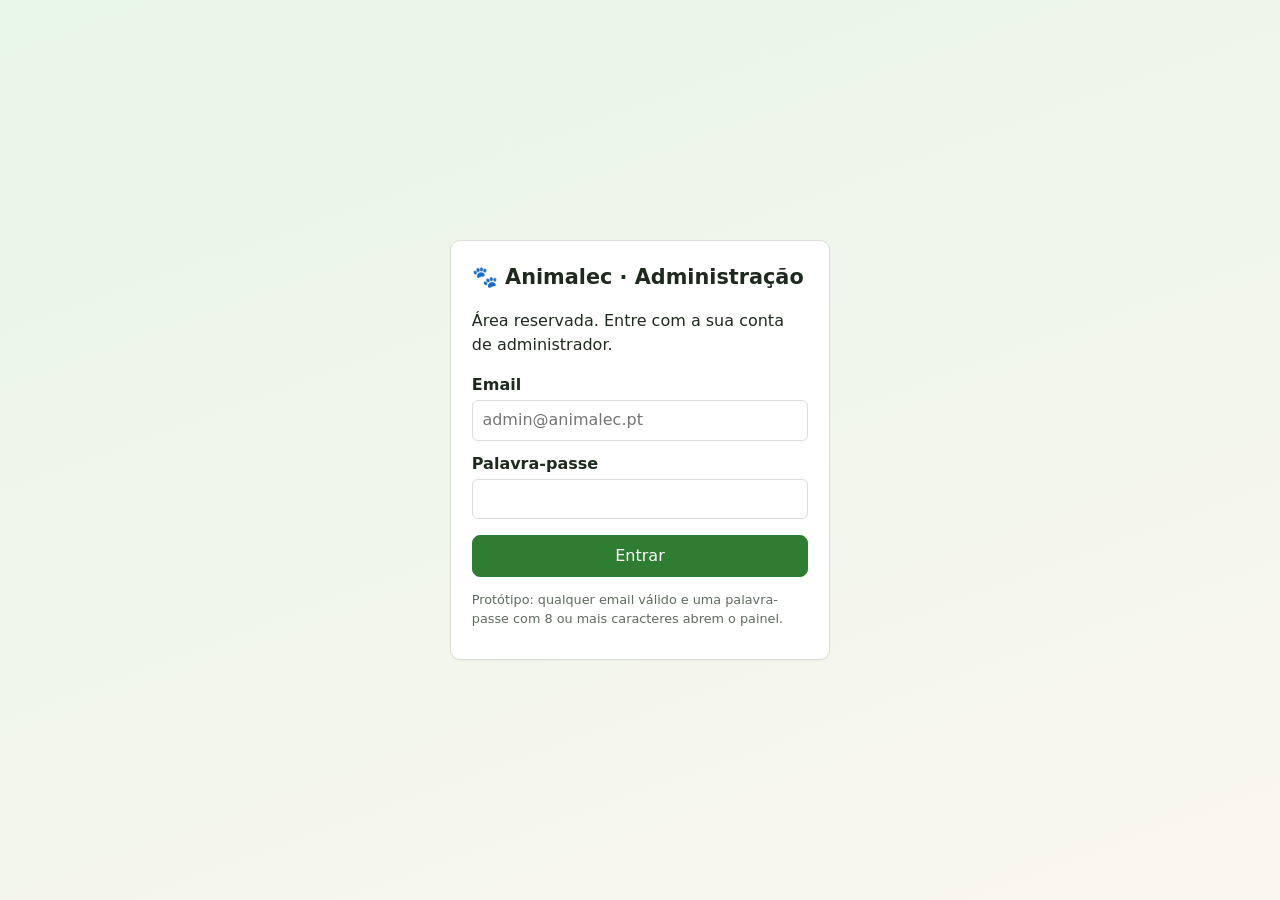
<file: prototipo/index.html>
<!DOCTYPE html>
<html lang="pt">
<head><meta charset="utf-8"><meta name="viewport" content="width=device-width, initial-scale=1">
<title>Entrar · Animalec Admin</title><link rel="stylesheet" href="css/admin.css"></head>
<body class="pagina-login">
<main id="conteudo">
<section class="cartao login" aria-labelledby="t-login">
  <h1 id="t-login"><span aria-hidden="true">🐾</span> Animalec · Administração</h1>
  <p>Área reservada. Entre com a sua conta de administrador.</p>
  <form action="admin.html" method="get">
    <label for="email">Email</label>
    <input id="email" name="email" type="email" required autocomplete="username" placeholder="admin@animalec.pt">
    <label for="pw">Palavra-passe</label>
    <input id="pw" name="pw" type="password" required minlength="8" autocomplete="current-password">
    <button type="submit" class="btn primario">Entrar</button>
  </form>
  <p class="nota">Protótipo: qualquer email válido e uma palavra-passe com 8 ou mais caracteres abrem o painel.</p>
</section>
</main>
</body></html>
</file>
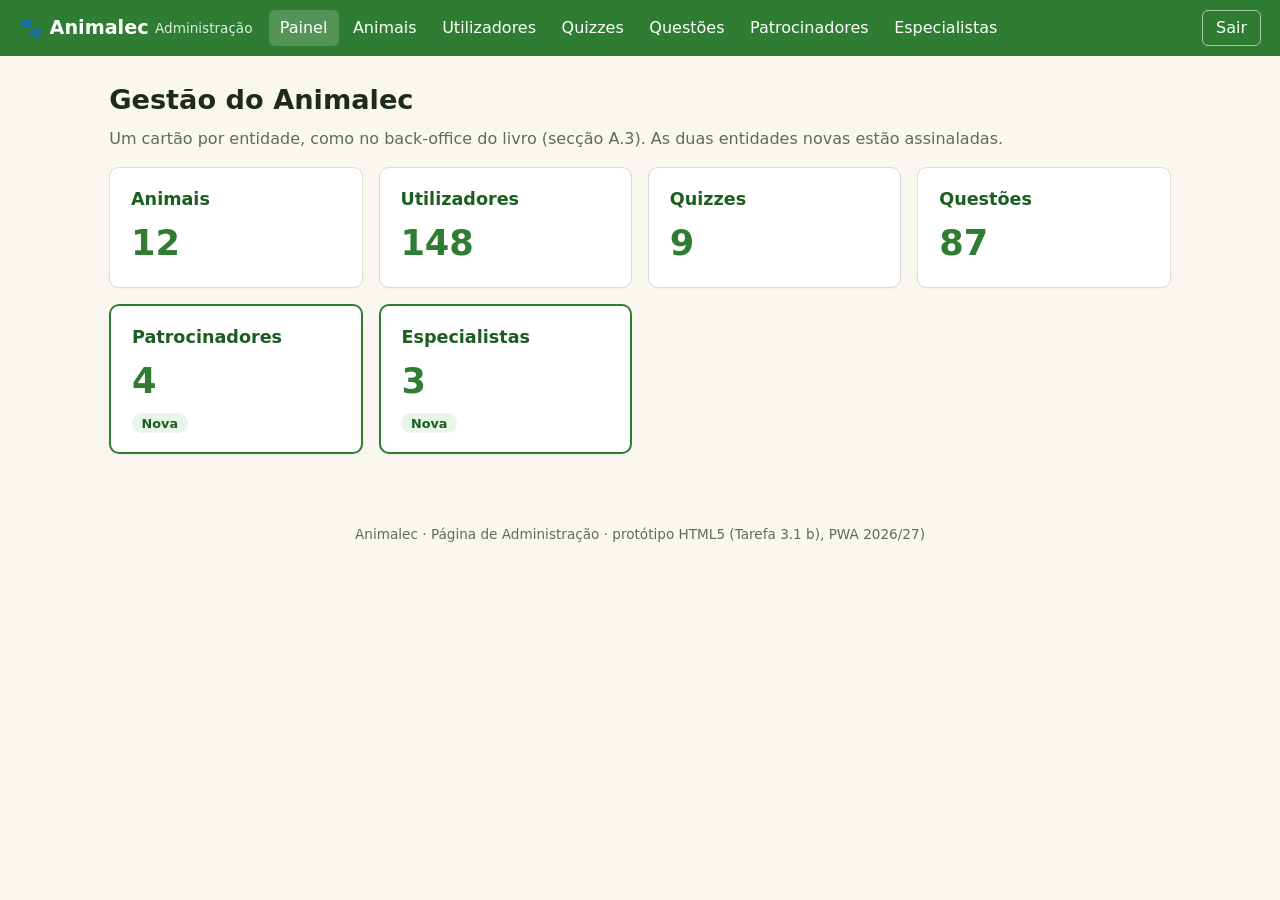
<file: prototipo/admin.html>
<!DOCTYPE html>
<html lang="pt">
<head>
<meta charset="utf-8">
<meta name="viewport" content="width=device-width, initial-scale=1">
<title>Painel · Animalec Admin</title>
<link rel="stylesheet" href="css/admin.css">
</head>
<body>
<header class="topo">
  <a class="marca" href="admin.html"><span class="logo" aria-hidden="true">🐾</span> Animalec <small>Administração</small></a>
  <nav aria-label="Menu principal">
    <details class="menu-mobile"><summary>Menu</summary><ul><li><a href="admin.html" aria-current="page">Painel</a></li><li><a href="animais.html">Animais</a></li><li><a href="utilizadores.html">Utilizadores</a></li><li><a href="quizzes.html">Quizzes</a></li><li><a href="questoes.html">Questões</a></li><li><a href="sponsors.html">Patrocinadores</a></li><li><a href="experts.html">Especialistas</a></li></ul></details>
    <ul class="menu-desktop"><li><a href="admin.html" aria-current="page">Painel</a></li><li><a href="animais.html">Animais</a></li><li><a href="utilizadores.html">Utilizadores</a></li><li><a href="quizzes.html">Quizzes</a></li><li><a href="questoes.html">Questões</a></li><li><a href="sponsors.html">Patrocinadores</a></li><li><a href="experts.html">Especialistas</a></li></ul>
  </nav>
  <a class="sair" href="index.html">Sair</a>
</header>
<main id="conteudo">
<h1>Gestão do Animalec</h1>
<p class="intro">Um cartão por entidade, como no back-office do livro (secção A.3). As duas entidades novas estão assinaladas.</p>
<section class="grelha" aria-label="Entidades">
  <article class="cartao entidade"><h2><a href="animais.html">Animais</a></h2><p class="numero">12</p></article>
  <article class="cartao entidade"><h2><a href="utilizadores.html">Utilizadores</a></h2><p class="numero">148</p></article>
  <article class="cartao entidade"><h2><a href="quizzes.html">Quizzes</a></h2><p class="numero">9</p></article>
  <article class="cartao entidade"><h2><a href="questoes.html">Questões</a></h2><p class="numero">87</p></article>
  <article class="cartao entidade nova"><h2><a href="sponsors.html">Patrocinadores</a></h2><p class="numero">4</p><p class="etiqueta">Nova</p></article>
  <article class="cartao entidade nova"><h2><a href="experts.html">Especialistas</a></h2><p class="numero">3</p><p class="etiqueta">Nova</p></article>
</section>
</main>
<footer class="rodape"><p>Animalec · Página de Administração · protótipo HTML5 (Tarefa 3.1 b), PWA 2026/27)</p></footer>
</body>
</html>
</file>
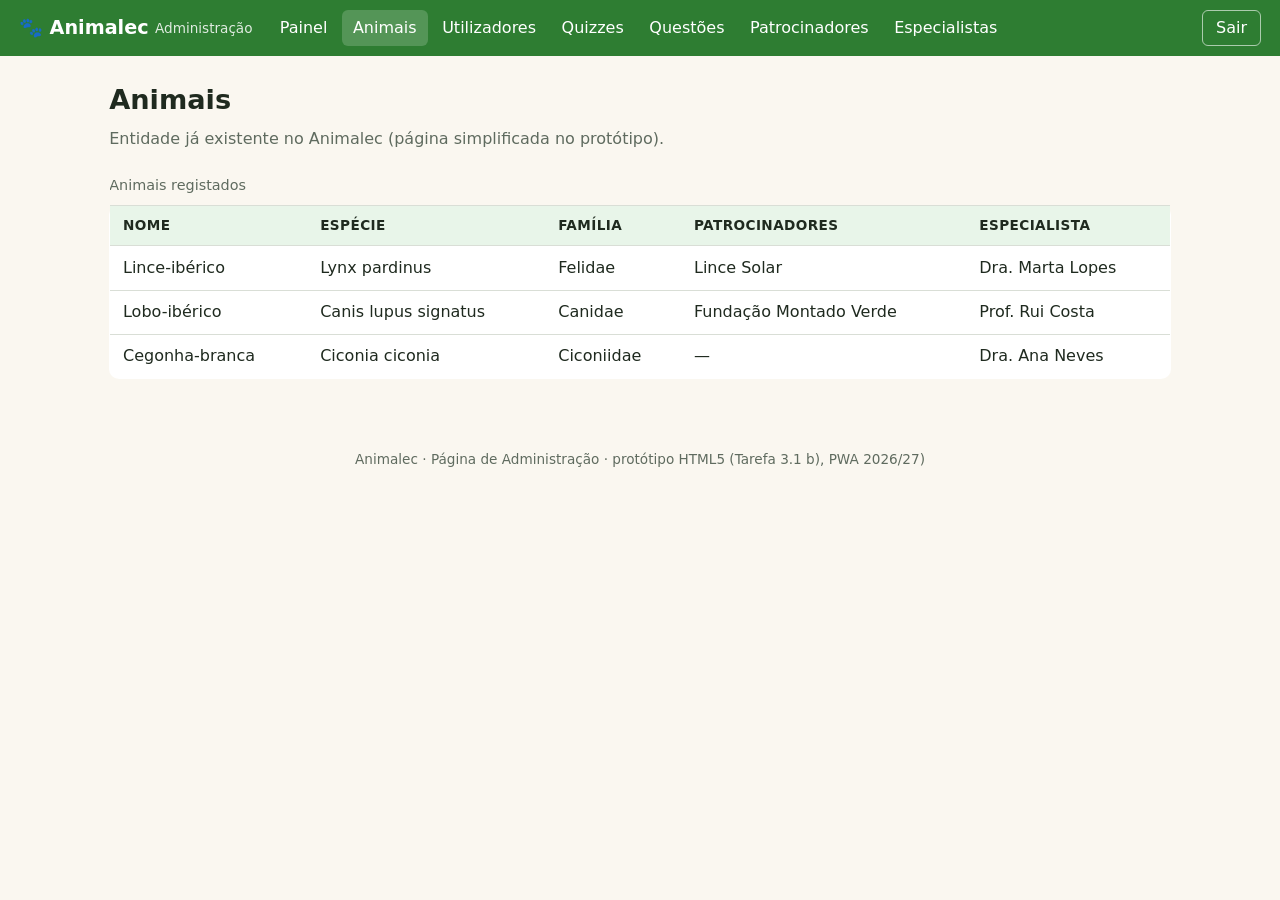
<file: prototipo/animais.html>
<!DOCTYPE html>
<html lang="pt">
<head>
<meta charset="utf-8">
<meta name="viewport" content="width=device-width, initial-scale=1">
<title>Animais · Animalec Admin</title>
<link rel="stylesheet" href="css/admin.css">
</head>
<body>
<header class="topo">
  <a class="marca" href="admin.html"><span class="logo" aria-hidden="true">🐾</span> Animalec <small>Administração</small></a>
  <nav aria-label="Menu principal">
    <details class="menu-mobile"><summary>Menu</summary><ul><li><a href="admin.html">Painel</a></li><li><a href="animais.html" aria-current="page">Animais</a></li><li><a href="utilizadores.html">Utilizadores</a></li><li><a href="quizzes.html">Quizzes</a></li><li><a href="questoes.html">Questões</a></li><li><a href="sponsors.html">Patrocinadores</a></li><li><a href="experts.html">Especialistas</a></li></ul></details>
    <ul class="menu-desktop"><li><a href="admin.html">Painel</a></li><li><a href="animais.html" aria-current="page">Animais</a></li><li><a href="utilizadores.html">Utilizadores</a></li><li><a href="quizzes.html">Quizzes</a></li><li><a href="questoes.html">Questões</a></li><li><a href="sponsors.html">Patrocinadores</a></li><li><a href="experts.html">Especialistas</a></li></ul>
  </nav>
  <a class="sair" href="index.html">Sair</a>
</header>
<main id="conteudo">
<h1>Animais</h1>
<p class="intro">Entidade já existente no Animalec (página simplificada no protótipo).</p>
<table class="tabela"><caption>Animais registados</caption><thead><tr><th scope="col">Nome</th><th scope="col">Espécie</th><th scope="col">Família</th><th scope="col">Patrocinadores</th><th scope="col">Especialista</th></tr></thead><tbody><tr><td data-label="Nome">Lince-ibérico</td><td data-label="Espécie">Lynx pardinus</td><td data-label="Família">Felidae</td><td data-label="Patrocinadores">Lince Solar</td><td data-label="Especialista">Dra. Marta Lopes</td></tr><tr><td data-label="Nome">Lobo-ibérico</td><td data-label="Espécie">Canis lupus signatus</td><td data-label="Família">Canidae</td><td data-label="Patrocinadores">Fundação Montado Verde</td><td data-label="Especialista">Prof. Rui Costa</td></tr><tr><td data-label="Nome">Cegonha-branca</td><td data-label="Espécie">Ciconia ciconia</td><td data-label="Família">Ciconiidae</td><td data-label="Patrocinadores">—</td><td data-label="Especialista">Dra. Ana Neves</td></tr></tbody></table>
</main>
<footer class="rodape"><p>Animalec · Página de Administração · protótipo HTML5 (Tarefa 3.1 b), PWA 2026/27)</p></footer>
</body>
</html>
</file>
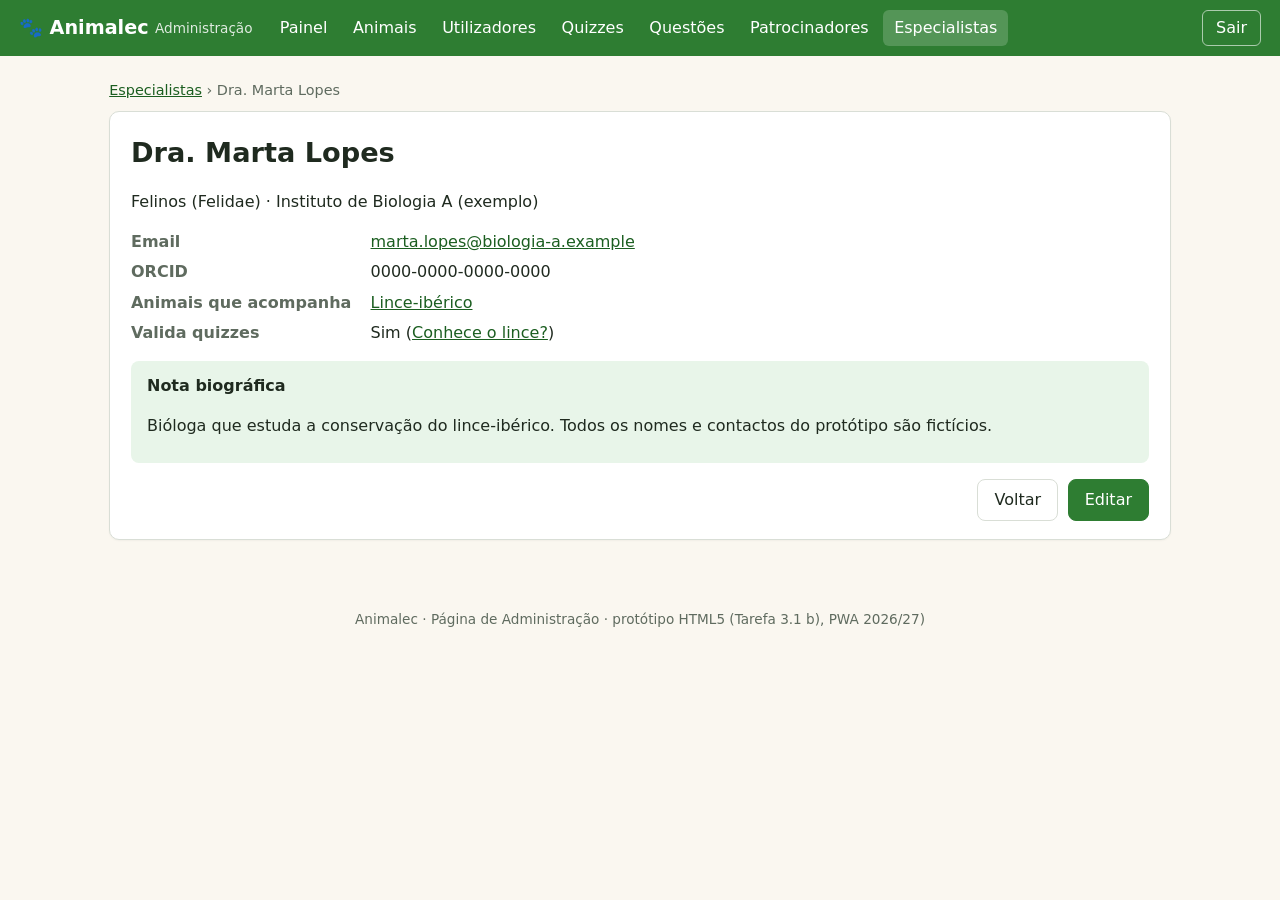
<file: prototipo/expert-detalhe.html>
<!DOCTYPE html>
<html lang="pt">
<head>
<meta charset="utf-8">
<meta name="viewport" content="width=device-width, initial-scale=1">
<title>Dra. Marta Lopes · Animalec Admin</title>
<link rel="stylesheet" href="css/admin.css">
</head>
<body>
<header class="topo">
  <a class="marca" href="admin.html"><span class="logo" aria-hidden="true">🐾</span> Animalec <small>Administração</small></a>
  <nav aria-label="Menu principal">
    <details class="menu-mobile"><summary>Menu</summary><ul><li><a href="admin.html">Painel</a></li><li><a href="animais.html">Animais</a></li><li><a href="utilizadores.html">Utilizadores</a></li><li><a href="quizzes.html">Quizzes</a></li><li><a href="questoes.html">Questões</a></li><li><a href="sponsors.html">Patrocinadores</a></li><li><a href="experts.html" aria-current="page">Especialistas</a></li></ul></details>
    <ul class="menu-desktop"><li><a href="admin.html">Painel</a></li><li><a href="animais.html">Animais</a></li><li><a href="utilizadores.html">Utilizadores</a></li><li><a href="quizzes.html">Quizzes</a></li><li><a href="questoes.html">Questões</a></li><li><a href="sponsors.html">Patrocinadores</a></li><li><a href="experts.html" aria-current="page">Especialistas</a></li></ul>
  </nav>
  <a class="sair" href="index.html">Sair</a>
</header>
<main id="conteudo">
<nav class="migalhas" aria-label="Estou em"><a href="experts.html">Especialistas</a> › Dra. Marta Lopes</nav>
<article class="cartao detalhe">
  <header><h1>Dra. Marta Lopes</h1><p>Felinos (Felidae) · Instituto de Biologia A (exemplo)</p></header>
  <dl>
    <dt>Email</dt><dd><a href="mailto:marta.lopes@biologia-a.example">marta.lopes@biologia-a.example</a></dd>
    <dt>ORCID</dt><dd>0000-0000-0000-0000</dd>
    <dt>Animais que acompanha</dt><dd><a href="animais.html">Lince-ibérico</a></dd>
    <dt>Valida quizzes</dt><dd>Sim (<a href="quizzes.html">Conhece o lince?</a>)</dd>
  </dl>
  <aside class="mensagem"><h2>Nota biográfica</h2><p>Bióloga que estuda a conservação do lince-ibérico. Todos os nomes e contactos do protótipo são fictícios.</p></aside>
  <footer class="botoes"><a class="btn" href="experts.html">Voltar</a><a class="btn primario" href="expert-form.html">Editar</a></footer>
</article>
</main>
<footer class="rodape"><p>Animalec · Página de Administração · protótipo HTML5 (Tarefa 3.1 b), PWA 2026/27)</p></footer>
</body>
</html>
</file>
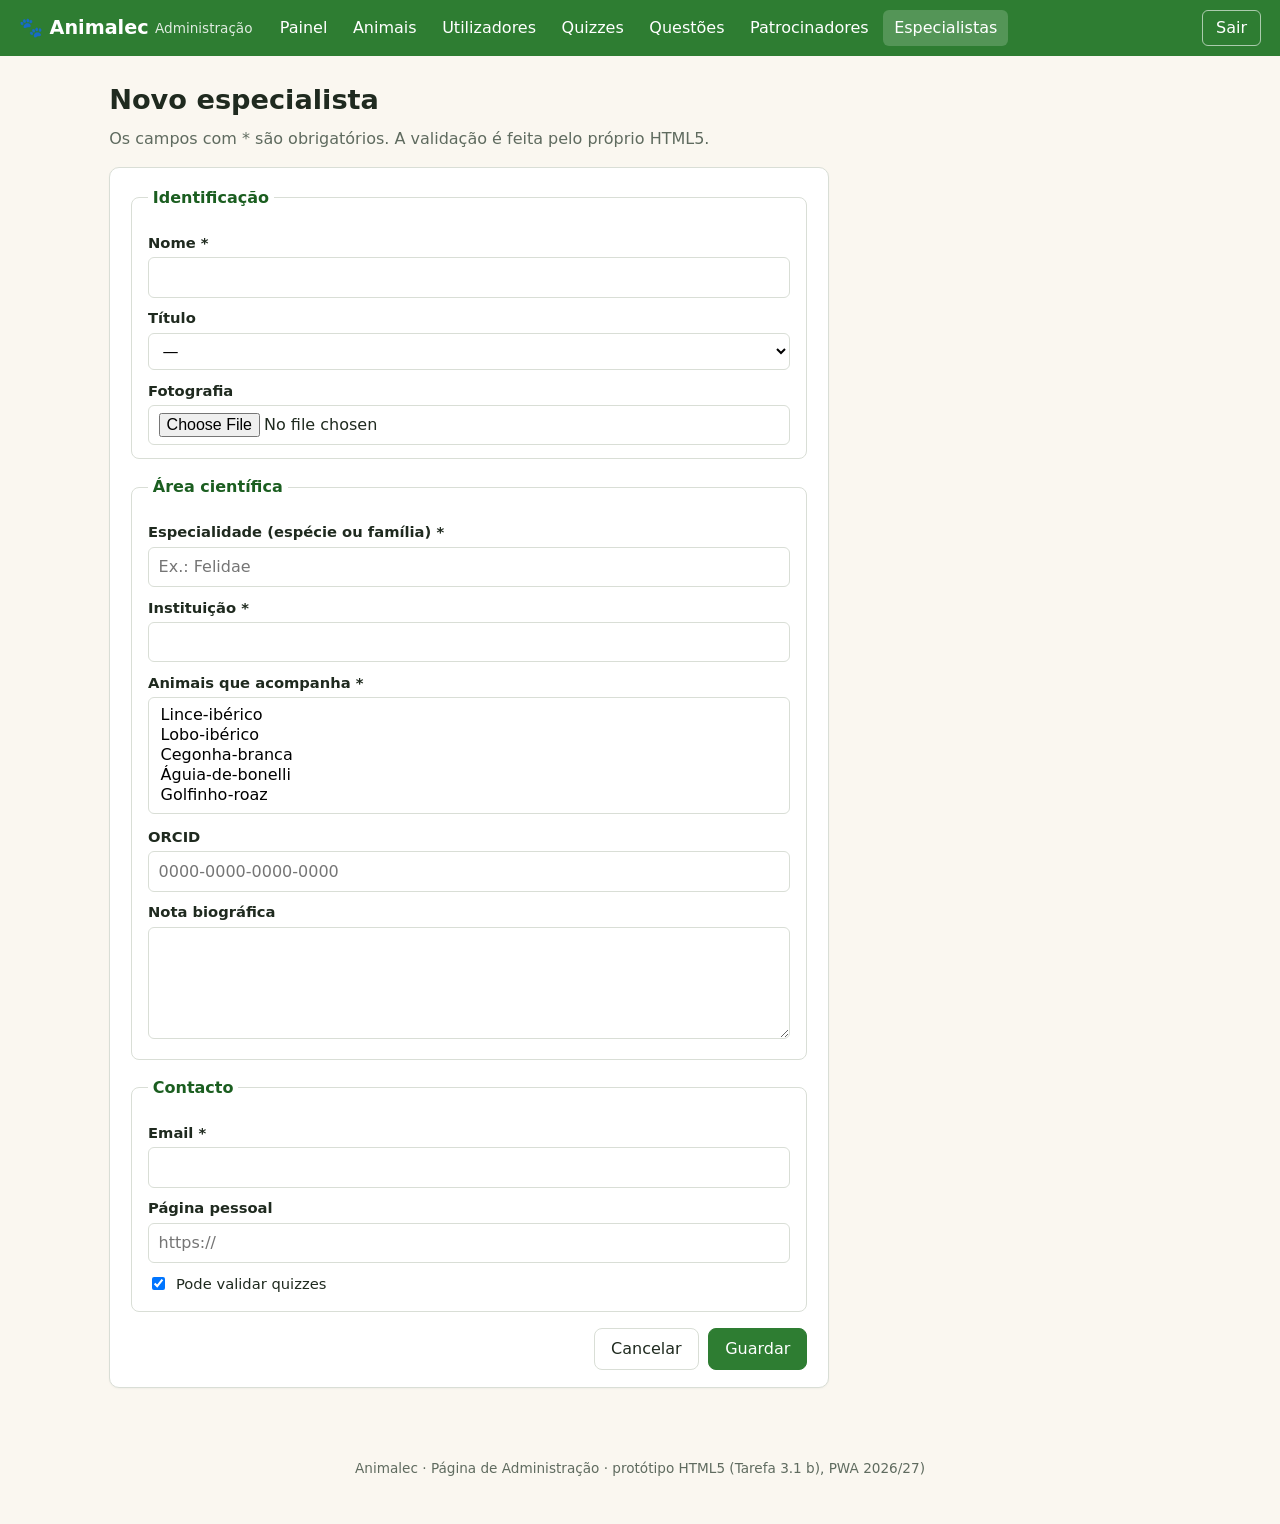
<file: prototipo/expert-form.html>
<!DOCTYPE html>
<html lang="pt">
<head>
<meta charset="utf-8">
<meta name="viewport" content="width=device-width, initial-scale=1">
<title>Novo especialista · Animalec Admin</title>
<link rel="stylesheet" href="css/admin.css">
</head>
<body>
<header class="topo">
  <a class="marca" href="admin.html"><span class="logo" aria-hidden="true">🐾</span> Animalec <small>Administração</small></a>
  <nav aria-label="Menu principal">
    <details class="menu-mobile"><summary>Menu</summary><ul><li><a href="admin.html">Painel</a></li><li><a href="animais.html">Animais</a></li><li><a href="utilizadores.html">Utilizadores</a></li><li><a href="quizzes.html">Quizzes</a></li><li><a href="questoes.html">Questões</a></li><li><a href="sponsors.html">Patrocinadores</a></li><li><a href="experts.html" aria-current="page">Especialistas</a></li></ul></details>
    <ul class="menu-desktop"><li><a href="admin.html">Painel</a></li><li><a href="animais.html">Animais</a></li><li><a href="utilizadores.html">Utilizadores</a></li><li><a href="quizzes.html">Quizzes</a></li><li><a href="questoes.html">Questões</a></li><li><a href="sponsors.html">Patrocinadores</a></li><li><a href="experts.html" aria-current="page">Especialistas</a></li></ul>
  </nav>
  <a class="sair" href="index.html">Sair</a>
</header>
<main id="conteudo">
<h1>Novo especialista</h1>
<p class="intro">Os campos com * são obrigatórios. A validação é feita pelo próprio HTML5.</p>
<form class="formulario cartao" action="experts.html" method="get">
  <fieldset><legend>Identificação</legend>
    <label for="nome">Nome *</label><input id="nome" name="nome" required maxlength="120">
    <label for="titulo">Título</label><select id="titulo" name="titulo"><option value="">—</option><option>Dr.</option><option>Dra.</option><option>Prof.</option><option>Profa.</option></select>
    <label for="foto">Fotografia</label><input id="foto" name="foto" type="file" accept="image/*">
  </fieldset>
  <fieldset><legend>Área científica</legend>
    <label for="esp">Especialidade (espécie ou família) *</label><input id="esp" name="esp" required list="familias" placeholder="Ex.: Felidae">
    <datalist id="familias"><option value="Felidae"><option value="Canidae"><option value="Ciconiidae"><option value="Accipitridae"><option value="Delphinidae"></datalist>
    <label for="inst">Instituição *</label><input id="inst" name="inst" required>
    <label for="animais">Animais que acompanha *</label><select id="animais" name="animais" multiple required size="5"><option>Lince-ibérico</option><option>Lobo-ibérico</option><option>Cegonha-branca</option><option>Águia-de-bonelli</option><option>Golfinho-roaz</option></select>
    <label for="orcid">ORCID</label><input id="orcid" name="orcid" pattern="[0-9]{4}-[0-9]{4}-[0-9]{4}-[0-9]{3}[0-9X]" placeholder="0000-0000-0000-0000">
    <label for="bio">Nota biográfica</label><textarea id="bio" name="bio" rows="4" maxlength="500"></textarea>
  </fieldset>
  <fieldset><legend>Contacto</legend>
    <label for="email">Email *</label><input id="email" name="email" type="email" required>
    <label for="perfil">Página pessoal</label><input id="perfil" name="perfil" type="url" placeholder="https://">
    <label class="caixa"><input type="checkbox" name="valida" checked> Pode validar quizzes</label>
  </fieldset>
  <div class="botoes"><a class="btn" href="experts.html">Cancelar</a><button class="btn primario" type="submit">Guardar</button></div>
</form>
</main>
<footer class="rodape"><p>Animalec · Página de Administração · protótipo HTML5 (Tarefa 3.1 b), PWA 2026/27)</p></footer>
</body>
</html>
</file>
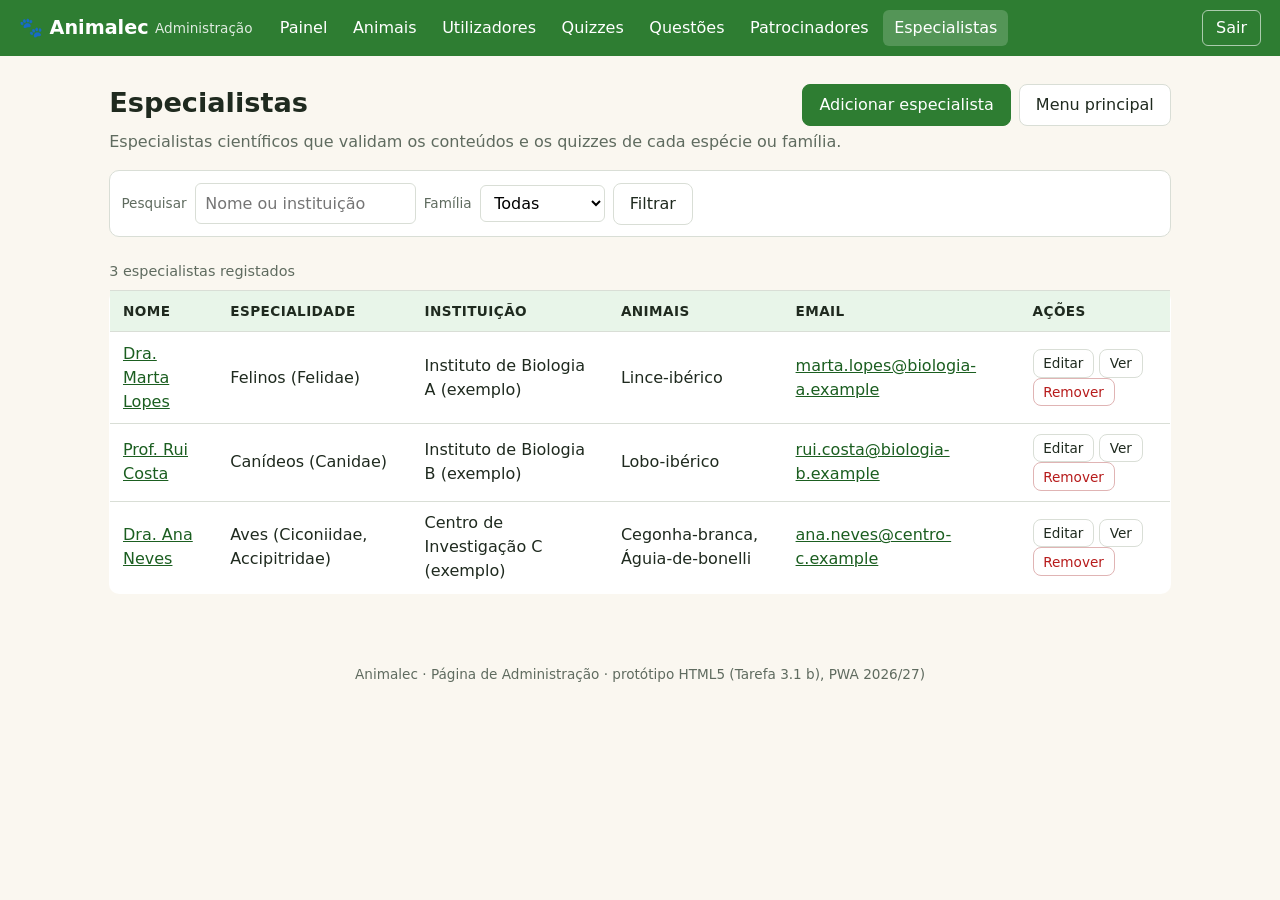
<file: prototipo/experts.html>
<!DOCTYPE html>
<html lang="pt">
<head>
<meta charset="utf-8">
<meta name="viewport" content="width=device-width, initial-scale=1">
<title>Especialistas · Animalec Admin</title>
<link rel="stylesheet" href="css/admin.css">
</head>
<body>
<header class="topo">
  <a class="marca" href="admin.html"><span class="logo" aria-hidden="true">🐾</span> Animalec <small>Administração</small></a>
  <nav aria-label="Menu principal">
    <details class="menu-mobile"><summary>Menu</summary><ul><li><a href="admin.html">Painel</a></li><li><a href="animais.html">Animais</a></li><li><a href="utilizadores.html">Utilizadores</a></li><li><a href="quizzes.html">Quizzes</a></li><li><a href="questoes.html">Questões</a></li><li><a href="sponsors.html">Patrocinadores</a></li><li><a href="experts.html" aria-current="page">Especialistas</a></li></ul></details>
    <ul class="menu-desktop"><li><a href="admin.html">Painel</a></li><li><a href="animais.html">Animais</a></li><li><a href="utilizadores.html">Utilizadores</a></li><li><a href="quizzes.html">Quizzes</a></li><li><a href="questoes.html">Questões</a></li><li><a href="sponsors.html">Patrocinadores</a></li><li><a href="experts.html" aria-current="page">Especialistas</a></li></ul>
  </nav>
  <a class="sair" href="index.html">Sair</a>
</header>
<main id="conteudo">
<div class="cabecalho-pagina"><h1>Especialistas</h1><div class="botoes-topo"><a class="btn primario" href="expert-form.html">Adicionar especialista</a> <a class="btn" href="admin.html">Menu principal</a></div></div>
<p class="intro">Especialistas científicos que validam os conteúdos e os quizzes de cada espécie ou família.</p>
<form class="filtros" role="search" action="experts.html">
  <label for="q">Pesquisar</label><input id="q" name="q" type="search" placeholder="Nome ou instituição">
  <label for="fam">Família</label><select id="fam" name="fam"><option value="">Todas</option><option>Felidae</option><option>Canidae</option><option>Ciconiidae</option></select>
  <button class="btn">Filtrar</button>
</form>
<table class="tabela"><caption>3 especialistas registados</caption>
<thead><tr><th scope="col">Nome</th><th scope="col">Especialidade</th><th scope="col">Instituição</th><th scope="col">Animais</th><th scope="col">Email</th><th scope="col">Ações</th></tr></thead>
<tbody><tr><td data-label="Nome"><a href="expert-detalhe.html">Dra. Marta Lopes</a></td><td data-label="Especialidade">Felinos (Felidae)</td><td data-label="Instituição">Instituto de Biologia A (exemplo)</td><td data-label="Animais">Lince-ibérico</td><td data-label="Email"><a href="mailto:marta.lopes@biologia-a.example">marta.lopes@biologia-a.example</a></td><td data-label="Ações" class="acoes"><a href="expert-form.html" class="btn pequeno">Editar</a> <a href="expert-detalhe.html" class="btn pequeno">Ver</a> <button type="button" class="btn pequeno perigo" onclick="return confirm('Remover este registo? (protótipo: nada é apagado)')">Remover</button></td></tr><tr><td data-label="Nome"><a href="expert-detalhe.html">Prof. Rui Costa</a></td><td data-label="Especialidade">Canídeos (Canidae)</td><td data-label="Instituição">Instituto de Biologia B (exemplo)</td><td data-label="Animais">Lobo-ibérico</td><td data-label="Email"><a href="mailto:rui.costa@biologia-b.example">rui.costa@biologia-b.example</a></td><td data-label="Ações" class="acoes"><a href="expert-form.html" class="btn pequeno">Editar</a> <a href="expert-detalhe.html" class="btn pequeno">Ver</a> <button type="button" class="btn pequeno perigo" onclick="return confirm('Remover este registo? (protótipo: nada é apagado)')">Remover</button></td></tr><tr><td data-label="Nome"><a href="expert-detalhe.html">Dra. Ana Neves</a></td><td data-label="Especialidade">Aves (Ciconiidae, Accipitridae)</td><td data-label="Instituição">Centro de Investigação C (exemplo)</td><td data-label="Animais">Cegonha-branca, Águia-de-bonelli</td><td data-label="Email"><a href="mailto:ana.neves@centro-c.example">ana.neves@centro-c.example</a></td><td data-label="Ações" class="acoes"><a href="expert-form.html" class="btn pequeno">Editar</a> <a href="expert-detalhe.html" class="btn pequeno">Ver</a> <button type="button" class="btn pequeno perigo" onclick="return confirm('Remover este registo? (protótipo: nada é apagado)')">Remover</button></td></tr></tbody></table>
</main>
<footer class="rodape"><p>Animalec · Página de Administração · protótipo HTML5 (Tarefa 3.1 b), PWA 2026/27)</p></footer>
</body>
</html>
</file>
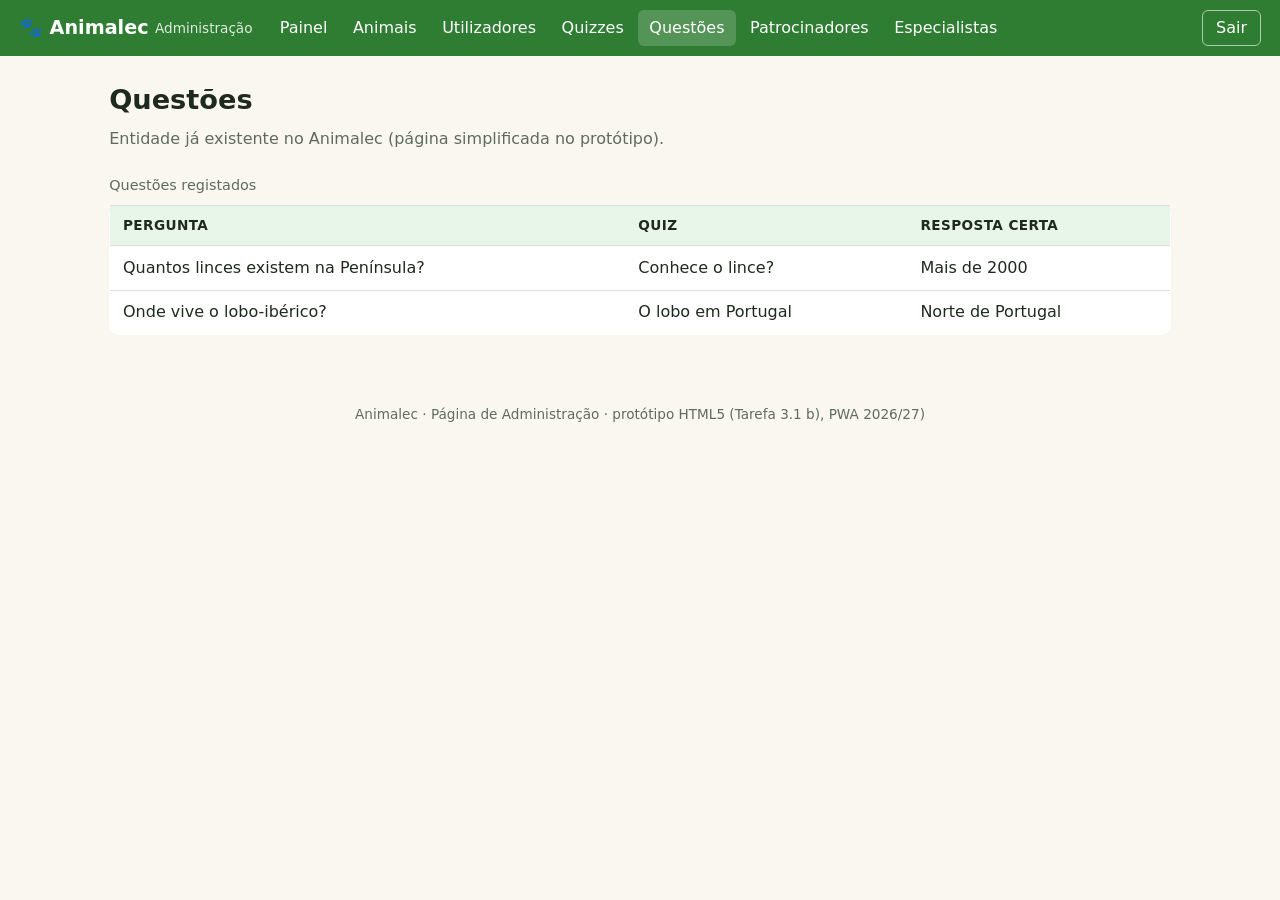
<file: prototipo/questoes.html>
<!DOCTYPE html>
<html lang="pt">
<head>
<meta charset="utf-8">
<meta name="viewport" content="width=device-width, initial-scale=1">
<title>Questões · Animalec Admin</title>
<link rel="stylesheet" href="css/admin.css">
</head>
<body>
<header class="topo">
  <a class="marca" href="admin.html"><span class="logo" aria-hidden="true">🐾</span> Animalec <small>Administração</small></a>
  <nav aria-label="Menu principal">
    <details class="menu-mobile"><summary>Menu</summary><ul><li><a href="admin.html">Painel</a></li><li><a href="animais.html">Animais</a></li><li><a href="utilizadores.html">Utilizadores</a></li><li><a href="quizzes.html">Quizzes</a></li><li><a href="questoes.html" aria-current="page">Questões</a></li><li><a href="sponsors.html">Patrocinadores</a></li><li><a href="experts.html">Especialistas</a></li></ul></details>
    <ul class="menu-desktop"><li><a href="admin.html">Painel</a></li><li><a href="animais.html">Animais</a></li><li><a href="utilizadores.html">Utilizadores</a></li><li><a href="quizzes.html">Quizzes</a></li><li><a href="questoes.html" aria-current="page">Questões</a></li><li><a href="sponsors.html">Patrocinadores</a></li><li><a href="experts.html">Especialistas</a></li></ul>
  </nav>
  <a class="sair" href="index.html">Sair</a>
</header>
<main id="conteudo">
<h1>Questões</h1>
<p class="intro">Entidade já existente no Animalec (página simplificada no protótipo).</p>
<table class="tabela"><caption>Questões registados</caption><thead><tr><th scope="col">Pergunta</th><th scope="col">Quiz</th><th scope="col">Resposta certa</th></tr></thead><tbody><tr><td data-label="Pergunta">Quantos linces existem na Península?</td><td data-label="Quiz">Conhece o lince?</td><td data-label="Resposta certa">Mais de 2000</td></tr><tr><td data-label="Pergunta">Onde vive o lobo-ibérico?</td><td data-label="Quiz">O lobo em Portugal</td><td data-label="Resposta certa">Norte de Portugal</td></tr></tbody></table>
</main>
<footer class="rodape"><p>Animalec · Página de Administração · protótipo HTML5 (Tarefa 3.1 b), PWA 2026/27)</p></footer>
</body>
</html>
</file>
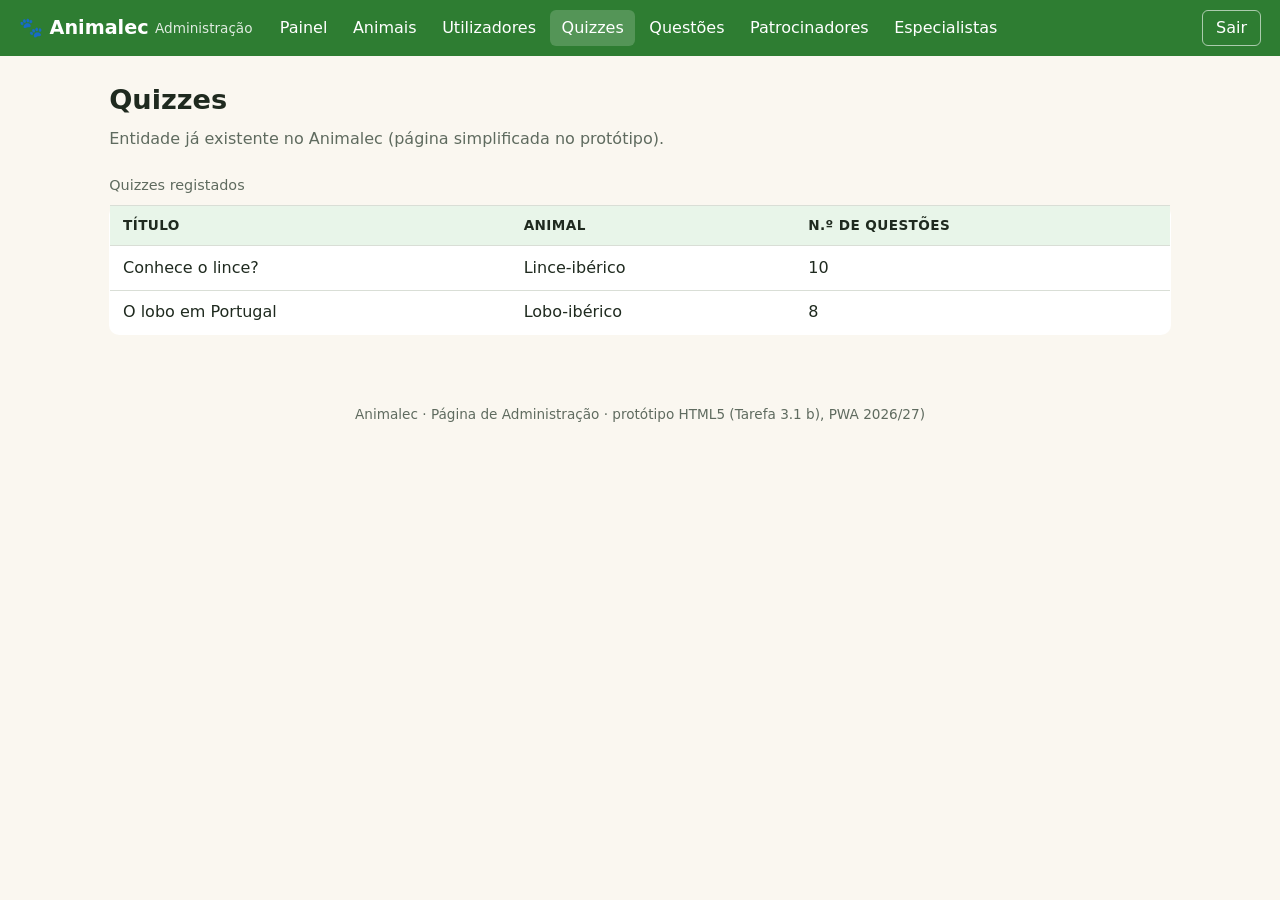
<file: prototipo/quizzes.html>
<!DOCTYPE html>
<html lang="pt">
<head>
<meta charset="utf-8">
<meta name="viewport" content="width=device-width, initial-scale=1">
<title>Quizzes · Animalec Admin</title>
<link rel="stylesheet" href="css/admin.css">
</head>
<body>
<header class="topo">
  <a class="marca" href="admin.html"><span class="logo" aria-hidden="true">🐾</span> Animalec <small>Administração</small></a>
  <nav aria-label="Menu principal">
    <details class="menu-mobile"><summary>Menu</summary><ul><li><a href="admin.html">Painel</a></li><li><a href="animais.html">Animais</a></li><li><a href="utilizadores.html">Utilizadores</a></li><li><a href="quizzes.html" aria-current="page">Quizzes</a></li><li><a href="questoes.html">Questões</a></li><li><a href="sponsors.html">Patrocinadores</a></li><li><a href="experts.html">Especialistas</a></li></ul></details>
    <ul class="menu-desktop"><li><a href="admin.html">Painel</a></li><li><a href="animais.html">Animais</a></li><li><a href="utilizadores.html">Utilizadores</a></li><li><a href="quizzes.html" aria-current="page">Quizzes</a></li><li><a href="questoes.html">Questões</a></li><li><a href="sponsors.html">Patrocinadores</a></li><li><a href="experts.html">Especialistas</a></li></ul>
  </nav>
  <a class="sair" href="index.html">Sair</a>
</header>
<main id="conteudo">
<h1>Quizzes</h1>
<p class="intro">Entidade já existente no Animalec (página simplificada no protótipo).</p>
<table class="tabela"><caption>Quizzes registados</caption><thead><tr><th scope="col">Título</th><th scope="col">Animal</th><th scope="col">N.º de questões</th></tr></thead><tbody><tr><td data-label="Título">Conhece o lince?</td><td data-label="Animal">Lince-ibérico</td><td data-label="N.º de questões">10</td></tr><tr><td data-label="Título">O lobo em Portugal</td><td data-label="Animal">Lobo-ibérico</td><td data-label="N.º de questões">8</td></tr></tbody></table>
</main>
<footer class="rodape"><p>Animalec · Página de Administração · protótipo HTML5 (Tarefa 3.1 b), PWA 2026/27)</p></footer>
</body>
</html>
</file>
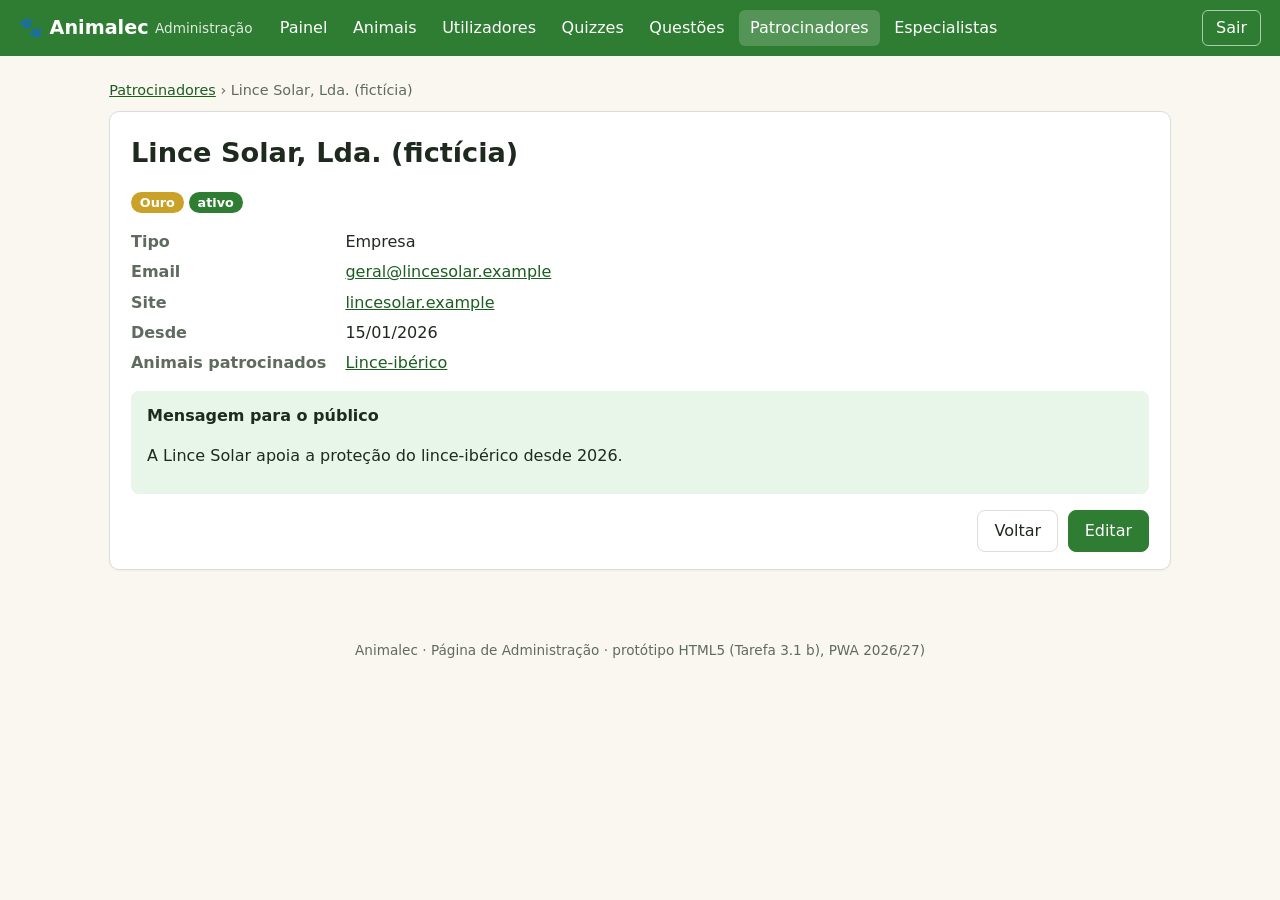
<file: prototipo/sponsor-detalhe.html>
<!DOCTYPE html>
<html lang="pt">
<head>
<meta charset="utf-8">
<meta name="viewport" content="width=device-width, initial-scale=1">
<title>Lince Solar, Lda. (fictícia) · Animalec Admin</title>
<link rel="stylesheet" href="css/admin.css">
</head>
<body>
<header class="topo">
  <a class="marca" href="admin.html"><span class="logo" aria-hidden="true">🐾</span> Animalec <small>Administração</small></a>
  <nav aria-label="Menu principal">
    <details class="menu-mobile"><summary>Menu</summary><ul><li><a href="admin.html">Painel</a></li><li><a href="animais.html">Animais</a></li><li><a href="utilizadores.html">Utilizadores</a></li><li><a href="quizzes.html">Quizzes</a></li><li><a href="questoes.html">Questões</a></li><li><a href="sponsors.html" aria-current="page">Patrocinadores</a></li><li><a href="experts.html">Especialistas</a></li></ul></details>
    <ul class="menu-desktop"><li><a href="admin.html">Painel</a></li><li><a href="animais.html">Animais</a></li><li><a href="utilizadores.html">Utilizadores</a></li><li><a href="quizzes.html">Quizzes</a></li><li><a href="questoes.html">Questões</a></li><li><a href="sponsors.html" aria-current="page">Patrocinadores</a></li><li><a href="experts.html">Especialistas</a></li></ul>
  </nav>
  <a class="sair" href="index.html">Sair</a>
</header>
<main id="conteudo">
<nav class="migalhas" aria-label="Estou em"><a href="sponsors.html">Patrocinadores</a> › Lince Solar, Lda. (fictícia)</nav>
<article class="cartao detalhe">
  <header><h1>Lince Solar, Lda. (fictícia)</h1><p><span class="nivel ouro">Ouro</span> <span class="estado ativo">ativo</span></p></header>
  <dl>
    <dt>Tipo</dt><dd>Empresa</dd>
    <dt>Email</dt><dd><a href="mailto:geral@lincesolar.example">geral@lincesolar.example</a></dd>
    <dt>Site</dt><dd><a href="https://lincesolar.example">lincesolar.example</a></dd>
    <dt>Desde</dt><dd><time datetime="2026-01-15">15/01/2026</time></dd>
    <dt>Animais patrocinados</dt><dd><a href="animais.html">Lince-ibérico</a></dd>
  </dl>
  <aside class="mensagem"><h2>Mensagem para o público</h2><p>A Lince Solar apoia a proteção do lince-ibérico desde 2026.</p></aside>
  <footer class="botoes"><a class="btn" href="sponsors.html">Voltar</a><a class="btn primario" href="sponsor-form.html">Editar</a></footer>
</article>
</main>
<footer class="rodape"><p>Animalec · Página de Administração · protótipo HTML5 (Tarefa 3.1 b), PWA 2026/27)</p></footer>
</body>
</html>
</file>
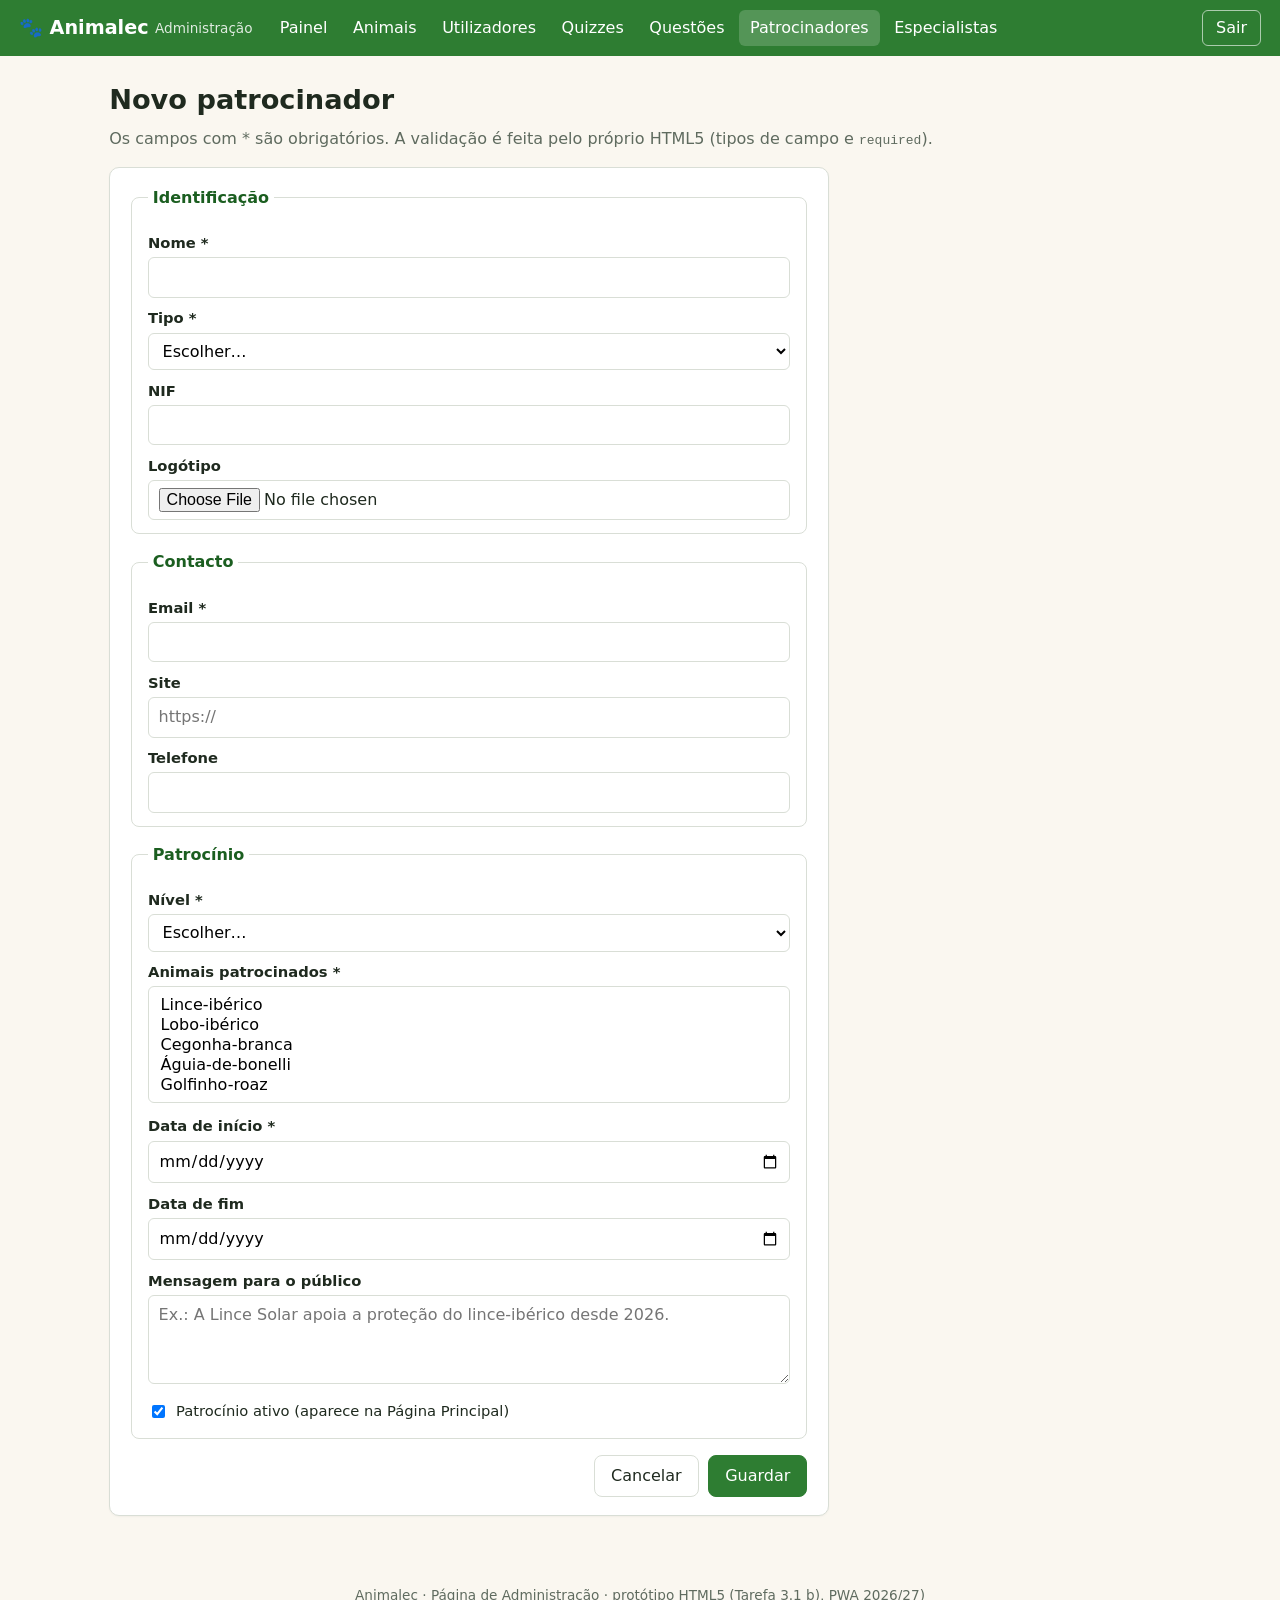
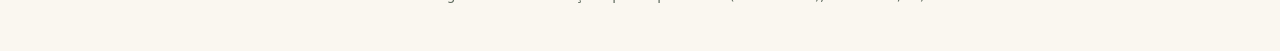
<file: prototipo/sponsor-form.html>
<!DOCTYPE html>
<html lang="pt">
<head>
<meta charset="utf-8">
<meta name="viewport" content="width=device-width, initial-scale=1">
<title>Novo patrocinador · Animalec Admin</title>
<link rel="stylesheet" href="css/admin.css">
</head>
<body>
<header class="topo">
  <a class="marca" href="admin.html"><span class="logo" aria-hidden="true">🐾</span> Animalec <small>Administração</small></a>
  <nav aria-label="Menu principal">
    <details class="menu-mobile"><summary>Menu</summary><ul><li><a href="admin.html">Painel</a></li><li><a href="animais.html">Animais</a></li><li><a href="utilizadores.html">Utilizadores</a></li><li><a href="quizzes.html">Quizzes</a></li><li><a href="questoes.html">Questões</a></li><li><a href="sponsors.html" aria-current="page">Patrocinadores</a></li><li><a href="experts.html">Especialistas</a></li></ul></details>
    <ul class="menu-desktop"><li><a href="admin.html">Painel</a></li><li><a href="animais.html">Animais</a></li><li><a href="utilizadores.html">Utilizadores</a></li><li><a href="quizzes.html">Quizzes</a></li><li><a href="questoes.html">Questões</a></li><li><a href="sponsors.html" aria-current="page">Patrocinadores</a></li><li><a href="experts.html">Especialistas</a></li></ul>
  </nav>
  <a class="sair" href="index.html">Sair</a>
</header>
<main id="conteudo">
<h1>Novo patrocinador</h1>
<p class="intro">Os campos com * são obrigatórios. A validação é feita pelo próprio HTML5 (tipos de campo e <code>required</code>).</p>
<form class="formulario cartao" action="sponsors.html" method="get">
  <fieldset><legend>Identificação</legend>
    <label for="nome">Nome *</label><input id="nome" name="nome" required maxlength="120">
    <label for="tipo">Tipo *</label><select id="tipo" name="tipo" required><option value="">Escolher…</option><option>Empresa</option><option>Associação</option><option>Particular</option></select>
    <label for="nif">NIF</label><input id="nif" name="nif" inputmode="numeric" pattern="[0-9]{9}" title="9 dígitos">
    <label for="logo">Logótipo</label><input id="logo" name="logo" type="file" accept="image/png, image/svg+xml, image/jpeg">
  </fieldset>
  <fieldset><legend>Contacto</legend>
    <label for="email">Email *</label><input id="email" name="email" type="email" required>
    <label for="site">Site</label><input id="site" name="site" type="url" placeholder="https://">
    <label for="tel">Telefone</label><input id="tel" name="tel" type="tel">
  </fieldset>
  <fieldset><legend>Patrocínio</legend>
    <label for="nivel">Nível *</label><select id="nivel" name="nivel" required><option value="">Escolher…</option><option>Ouro</option><option>Prata</option><option>Bronze</option></select>
    <label for="animais">Animais patrocinados *</label><select id="animais" name="animais" multiple required size="5"><option>Lince-ibérico</option><option>Lobo-ibérico</option><option>Cegonha-branca</option><option>Águia-de-bonelli</option><option>Golfinho-roaz</option></select>
    <label for="inicio">Data de início *</label><input id="inicio" name="inicio" type="date" required>
    <label for="fim">Data de fim</label><input id="fim" name="fim" type="date">
    <label for="desc">Mensagem para o público</label><textarea id="desc" name="desc" rows="3" maxlength="300" placeholder="Ex.: A Lince Solar apoia a proteção do lince-ibérico desde 2026."></textarea>
    <label class="caixa"><input type="checkbox" name="ativo" checked> Patrocínio ativo (aparece na Página Principal)</label>
  </fieldset>
  <div class="botoes"><a class="btn" href="sponsors.html">Cancelar</a><button class="btn primario" type="submit">Guardar</button></div>
</form>
</main>
<footer class="rodape"><p>Animalec · Página de Administração · protótipo HTML5 (Tarefa 3.1 b), PWA 2026/27)</p></footer>
</body>
</html>
</file>
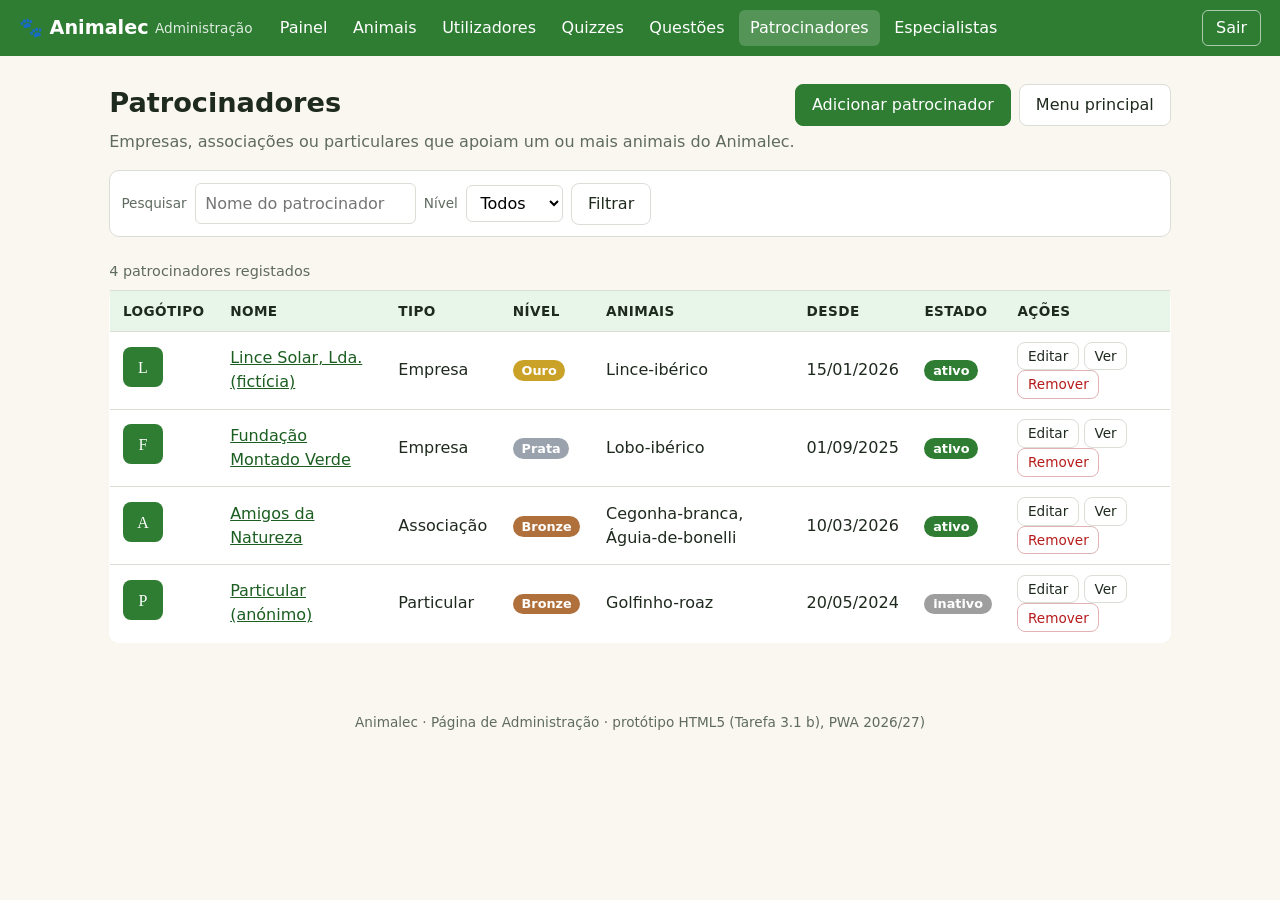
<file: prototipo/sponsors.html>
<!DOCTYPE html>
<html lang="pt">
<head>
<meta charset="utf-8">
<meta name="viewport" content="width=device-width, initial-scale=1">
<title>Patrocinadores · Animalec Admin</title>
<link rel="stylesheet" href="css/admin.css">
</head>
<body>
<header class="topo">
  <a class="marca" href="admin.html"><span class="logo" aria-hidden="true">🐾</span> Animalec <small>Administração</small></a>
  <nav aria-label="Menu principal">
    <details class="menu-mobile"><summary>Menu</summary><ul><li><a href="admin.html">Painel</a></li><li><a href="animais.html">Animais</a></li><li><a href="utilizadores.html">Utilizadores</a></li><li><a href="quizzes.html">Quizzes</a></li><li><a href="questoes.html">Questões</a></li><li><a href="sponsors.html" aria-current="page">Patrocinadores</a></li><li><a href="experts.html">Especialistas</a></li></ul></details>
    <ul class="menu-desktop"><li><a href="admin.html">Painel</a></li><li><a href="animais.html">Animais</a></li><li><a href="utilizadores.html">Utilizadores</a></li><li><a href="quizzes.html">Quizzes</a></li><li><a href="questoes.html">Questões</a></li><li><a href="sponsors.html" aria-current="page">Patrocinadores</a></li><li><a href="experts.html">Especialistas</a></li></ul>
  </nav>
  <a class="sair" href="index.html">Sair</a>
</header>
<main id="conteudo">
<div class="cabecalho-pagina"><h1>Patrocinadores</h1><div class="botoes-topo"><a class="btn primario" href="sponsor-form.html">Adicionar patrocinador</a> <a class="btn" href="admin.html">Menu principal</a></div></div>
<p class="intro">Empresas, associações ou particulares que apoiam um ou mais animais do Animalec.</p>
<form class="filtros" role="search" action="sponsors.html">
  <label for="q">Pesquisar</label><input id="q" name="q" type="search" placeholder="Nome do patrocinador">
  <label for="nivel">Nível</label><select id="nivel" name="nivel"><option value="">Todos</option><option>Ouro</option><option>Prata</option><option>Bronze</option></select>
  <button class="btn">Filtrar</button>
</form>
<table class="tabela"><caption>4 patrocinadores registados</caption>
<thead><tr><th scope="col">Logótipo</th><th scope="col">Nome</th><th scope="col">Tipo</th><th scope="col">Nível</th><th scope="col">Animais</th><th scope="col">Desde</th><th scope="col">Estado</th><th scope="col">Ações</th></tr></thead>
<tbody><tr><td data-label="Logótipo"><img src="data:image/svg+xml,%3Csvg xmlns=%27http://www.w3.org/2000/svg%27 width=%2740%27 height=%2740%27%3E%3Crect width=%2740%27 height=%2740%27 rx=%278%27 fill=%27%232e7d32%27/%3E%3Ctext x=%2720%27 y=%2726%27 font-size=%2716%27 text-anchor=%27middle%27 fill=%27white%27%3EL%3C/text%3E%3C/svg%3E" alt="Logótipo de Lince Solar, Lda. (fictícia)" width="40" height="40"></td><td data-label="Nome"><a href="sponsor-detalhe.html">Lince Solar, Lda. (fictícia)</a></td><td data-label="Tipo">Empresa</td><td data-label="Nível"><span class="nivel ouro">Ouro</span></td><td data-label="Animais">Lince-ibérico</td><td data-label="Desde"><time datetime="2026-01-15">15/01/2026</time></td><td data-label="Estado"><span class="estado ativo">ativo</span></td><td data-label="Ações" class="acoes"><a href="sponsor-form.html" class="btn pequeno">Editar</a> <a href="sponsor-detalhe.html" class="btn pequeno">Ver</a> <button type="button" class="btn pequeno perigo" onclick="return confirm('Remover este registo? (protótipo: nada é apagado)')">Remover</button></td></tr><tr><td data-label="Logótipo"><img src="data:image/svg+xml,%3Csvg xmlns=%27http://www.w3.org/2000/svg%27 width=%2740%27 height=%2740%27%3E%3Crect width=%2740%27 height=%2740%27 rx=%278%27 fill=%27%232e7d32%27/%3E%3Ctext x=%2720%27 y=%2726%27 font-size=%2716%27 text-anchor=%27middle%27 fill=%27white%27%3EF%3C/text%3E%3C/svg%3E" alt="Logótipo de Fundação Montado Verde" width="40" height="40"></td><td data-label="Nome"><a href="sponsor-detalhe.html">Fundação Montado Verde</a></td><td data-label="Tipo">Empresa</td><td data-label="Nível"><span class="nivel prata">Prata</span></td><td data-label="Animais">Lobo-ibérico</td><td data-label="Desde"><time datetime="2025-09-01">01/09/2025</time></td><td data-label="Estado"><span class="estado ativo">ativo</span></td><td data-label="Ações" class="acoes"><a href="sponsor-form.html" class="btn pequeno">Editar</a> <a href="sponsor-detalhe.html" class="btn pequeno">Ver</a> <button type="button" class="btn pequeno perigo" onclick="return confirm('Remover este registo? (protótipo: nada é apagado)')">Remover</button></td></tr><tr><td data-label="Logótipo"><img src="data:image/svg+xml,%3Csvg xmlns=%27http://www.w3.org/2000/svg%27 width=%2740%27 height=%2740%27%3E%3Crect width=%2740%27 height=%2740%27 rx=%278%27 fill=%27%232e7d32%27/%3E%3Ctext x=%2720%27 y=%2726%27 font-size=%2716%27 text-anchor=%27middle%27 fill=%27white%27%3EA%3C/text%3E%3C/svg%3E" alt="Logótipo de Amigos da Natureza" width="40" height="40"></td><td data-label="Nome"><a href="sponsor-detalhe.html">Amigos da Natureza</a></td><td data-label="Tipo">Associação</td><td data-label="Nível"><span class="nivel bronze">Bronze</span></td><td data-label="Animais">Cegonha-branca, Águia-de-bonelli</td><td data-label="Desde"><time datetime="2026-03-10">10/03/2026</time></td><td data-label="Estado"><span class="estado ativo">ativo</span></td><td data-label="Ações" class="acoes"><a href="sponsor-form.html" class="btn pequeno">Editar</a> <a href="sponsor-detalhe.html" class="btn pequeno">Ver</a> <button type="button" class="btn pequeno perigo" onclick="return confirm('Remover este registo? (protótipo: nada é apagado)')">Remover</button></td></tr><tr><td data-label="Logótipo"><img src="data:image/svg+xml,%3Csvg xmlns=%27http://www.w3.org/2000/svg%27 width=%2740%27 height=%2740%27%3E%3Crect width=%2740%27 height=%2740%27 rx=%278%27 fill=%27%232e7d32%27/%3E%3Ctext x=%2720%27 y=%2726%27 font-size=%2716%27 text-anchor=%27middle%27 fill=%27white%27%3EP%3C/text%3E%3C/svg%3E" alt="Logótipo de Particular (anónimo)" width="40" height="40"></td><td data-label="Nome"><a href="sponsor-detalhe.html">Particular (anónimo)</a></td><td data-label="Tipo">Particular</td><td data-label="Nível"><span class="nivel bronze">Bronze</span></td><td data-label="Animais">Golfinho-roaz</td><td data-label="Desde"><time datetime="2024-05-20">20/05/2024</time></td><td data-label="Estado"><span class="estado inativo">inativo</span></td><td data-label="Ações" class="acoes"><a href="sponsor-form.html" class="btn pequeno">Editar</a> <a href="sponsor-detalhe.html" class="btn pequeno">Ver</a> <button type="button" class="btn pequeno perigo" onclick="return confirm('Remover este registo? (protótipo: nada é apagado)')">Remover</button></td></tr></tbody></table>
</main>
<footer class="rodape"><p>Animalec · Página de Administração · protótipo HTML5 (Tarefa 3.1 b), PWA 2026/27)</p></footer>
</body>
</html>
</file>
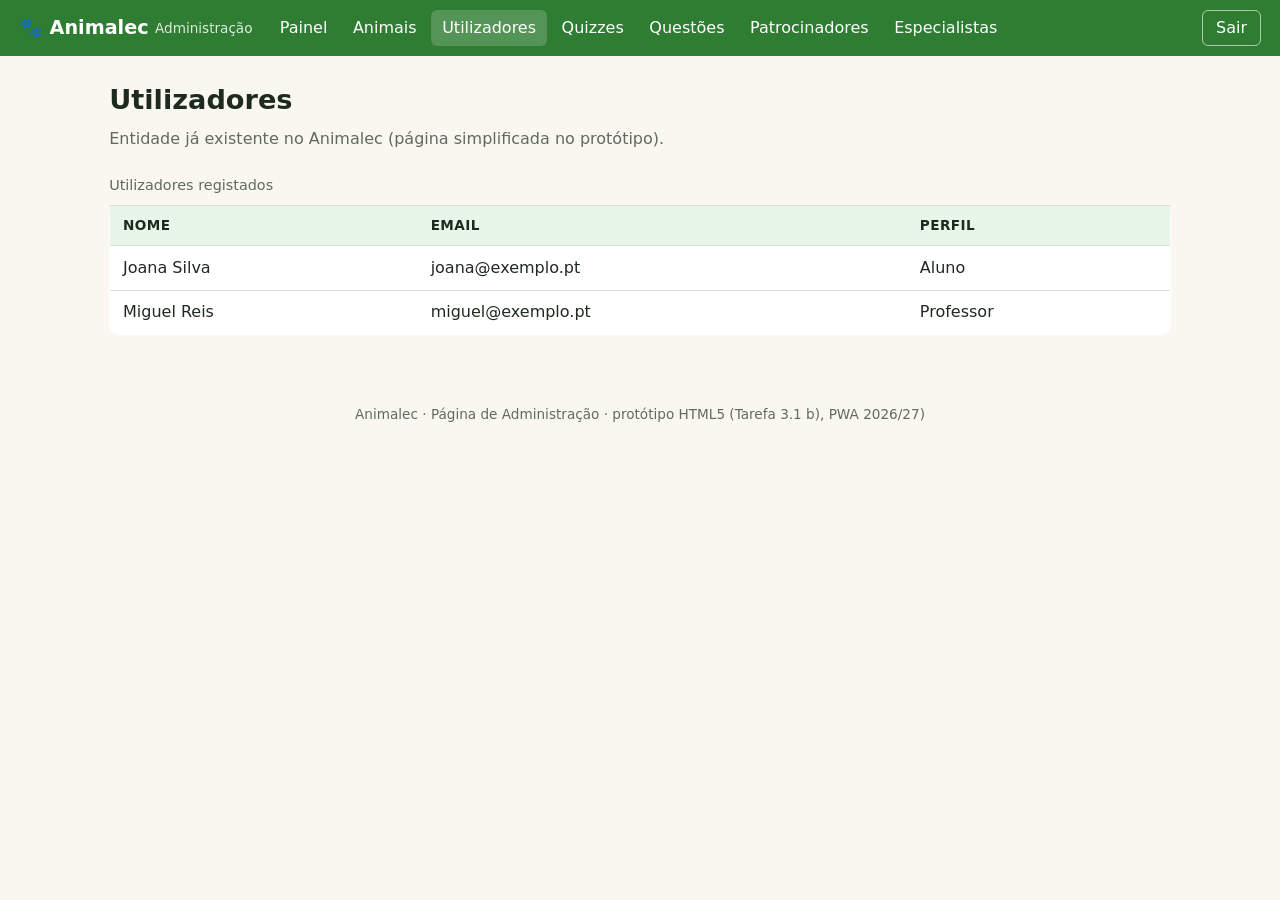
<file: prototipo/utilizadores.html>
<!DOCTYPE html>
<html lang="pt">
<head>
<meta charset="utf-8">
<meta name="viewport" content="width=device-width, initial-scale=1">
<title>Utilizadores · Animalec Admin</title>
<link rel="stylesheet" href="css/admin.css">
</head>
<body>
<header class="topo">
  <a class="marca" href="admin.html"><span class="logo" aria-hidden="true">🐾</span> Animalec <small>Administração</small></a>
  <nav aria-label="Menu principal">
    <details class="menu-mobile"><summary>Menu</summary><ul><li><a href="admin.html">Painel</a></li><li><a href="animais.html">Animais</a></li><li><a href="utilizadores.html" aria-current="page">Utilizadores</a></li><li><a href="quizzes.html">Quizzes</a></li><li><a href="questoes.html">Questões</a></li><li><a href="sponsors.html">Patrocinadores</a></li><li><a href="experts.html">Especialistas</a></li></ul></details>
    <ul class="menu-desktop"><li><a href="admin.html">Painel</a></li><li><a href="animais.html">Animais</a></li><li><a href="utilizadores.html" aria-current="page">Utilizadores</a></li><li><a href="quizzes.html">Quizzes</a></li><li><a href="questoes.html">Questões</a></li><li><a href="sponsors.html">Patrocinadores</a></li><li><a href="experts.html">Especialistas</a></li></ul>
  </nav>
  <a class="sair" href="index.html">Sair</a>
</header>
<main id="conteudo">
<h1>Utilizadores</h1>
<p class="intro">Entidade já existente no Animalec (página simplificada no protótipo).</p>
<table class="tabela"><caption>Utilizadores registados</caption><thead><tr><th scope="col">Nome</th><th scope="col">Email</th><th scope="col">Perfil</th></tr></thead><tbody><tr><td data-label="Nome">Joana Silva</td><td data-label="Email">joana@exemplo.pt</td><td data-label="Perfil">Aluno</td></tr><tr><td data-label="Nome">Miguel Reis</td><td data-label="Email">miguel@exemplo.pt</td><td data-label="Perfil">Professor</td></tr></tbody></table>
</main>
<footer class="rodape"><p>Animalec · Página de Administração · protótipo HTML5 (Tarefa 3.1 b), PWA 2026/27)</p></footer>
</body>
</html>
</file>
<file: prototipo/css/admin.css>
/* Animalec · Página de Administração · protótipo (Tarefa 3.1 b) */
:root{--verde:#2e7d32;--verde-esc:#1b5e20;--verde-cl:#e8f5e9;--areia:#faf7f0;--texto:#1f2a1f;--cinza:#5f6b5f;--borda:#d9ded6;--ouro:#c9a227;--prata:#9aa3ad;--bronze:#b0703c;--raio:10px}
*{box-sizing:border-box}
body{margin:0;font-family:system-ui,-apple-system,"Segoe UI",Roboto,sans-serif;color:var(--texto);background:var(--areia);line-height:1.5}
a{color:var(--verde-esc)}
.topo{display:flex;align-items:center;gap:1rem;flex-wrap:wrap;padding:.6rem 1.2rem;background:var(--verde);color:#fff}
.topo a{color:#fff;text-decoration:none}
.marca{font-weight:700;font-size:1.2rem;display:flex;align-items:center;gap:.4rem}
.marca small{font-weight:400;opacity:.85;font-size:.85rem}
.topo nav{flex:1}
.menu-desktop{display:flex;gap:.2rem;list-style:none;margin:0;padding:0;flex-wrap:wrap}
.menu-desktop a,.menu-mobile a{display:block;padding:.4rem .7rem;border-radius:6px}
.menu-desktop a:hover,[aria-current=page]{background:rgba(255,255,255,.18)}
.menu-mobile{display:none}
.sair{border:1px solid rgba(255,255,255,.6);padding:.3rem .8rem;border-radius:6px}
main{max-width:1100px;margin:1.5rem auto;padding:0 1.2rem}
h1{margin:.2rem 0 .4rem;font-size:1.7rem}
.intro{color:var(--cinza);margin-top:0}
.cartao{background:#fff;border:1px solid var(--borda);border-radius:var(--raio);padding:1.1rem 1.3rem;box-shadow:0 1px 2px rgba(0,0,0,.04)}
.grelha{display:grid;grid-template-columns:repeat(auto-fill,minmax(220px,1fr));gap:1rem}
.entidade h2{margin:0;font-size:1.1rem}.entidade h2 a{text-decoration:none}
.numero{font-size:2.2rem;font-weight:700;margin:.3rem 0 0;color:var(--verde)}
.entidade.nova{border:2px solid var(--verde)}
.etiqueta{display:inline-block;margin:.3rem 0 0;background:var(--verde-cl);color:var(--verde-esc);border-radius:99px;padding:.05rem .6rem;font-size:.8rem;font-weight:600}
.cabecalho-pagina{display:flex;justify-content:space-between;align-items:center;gap:1rem;flex-wrap:wrap}
.btn{display:inline-block;padding:.5rem 1rem;border-radius:8px;border:1px solid var(--borda);background:#fff;color:var(--texto);text-decoration:none;font:inherit;cursor:pointer}
.btn.primario{background:var(--verde);border-color:var(--verde);color:#fff}
.btn.pequeno{padding:.2rem .6rem;font-size:.85rem}
.filtros{display:flex;flex-wrap:wrap;gap:.5rem;align-items:center;margin:1rem 0;background:#fff;border:1px solid var(--borda);border-radius:var(--raio);padding:.7rem}
.filtros label{font-size:.85rem;color:var(--cinza)}
input,select,textarea{font:inherit;padding:.45rem .6rem;border:1px solid var(--borda);border-radius:6px;background:#fff;width:100%}
.filtros input,.filtros select{width:auto}
input:user-invalid,select:user-invalid{border-color:#c62828}
.tabela{width:100%;border-collapse:collapse;background:#fff;border:1px solid var(--borda);border-radius:var(--raio);overflow:hidden}
.tabela caption{text-align:left;padding:.5rem 0;color:var(--cinza);font-size:.9rem}
.tabela th,.tabela td{text-align:left;padding:.6rem .8rem;border-bottom:1px solid var(--borda);vertical-align:middle}
.tabela thead th{background:var(--verde-cl);font-size:.85rem;text-transform:uppercase;letter-spacing:.03em}
.nivel,.estado{display:inline-block;padding:.05rem .55rem;border-radius:99px;font-size:.8rem;font-weight:600;color:#fff}
.nivel.ouro{background:var(--ouro)}.nivel.prata{background:var(--prata)}.nivel.bronze{background:var(--bronze)}
.estado.ativo{background:var(--verde)}.estado.inativo{background:#9e9e9e}
.formulario{max-width:720px}
fieldset{border:1px solid var(--borda);border-radius:8px;margin:0 0 1rem;padding:.8rem 1rem}
legend{font-weight:700;color:var(--verde-esc);padding:0 .3rem}
.formulario label{display:block;margin:.6rem 0 .2rem;font-weight:600;font-size:.92rem}
.formulario label.caixa{font-weight:400;display:flex;gap:.5rem;align-items:center}
.formulario label.caixa input{width:auto}
.botoes{display:flex;gap:.6rem;justify-content:flex-end;margin-top:1rem}
.detalhe header h1{margin-bottom:.2rem}
.detalhe dl{display:grid;grid-template-columns:max-content 1fr;gap:.4rem 1.2rem}
.detalhe dt{font-weight:600;color:var(--cinza)}.detalhe dd{margin:0}
.mensagem{background:var(--verde-cl);border-radius:8px;padding:.6rem 1rem;margin-top:1rem}.mensagem h2{font-size:1rem;margin:.2rem 0}
.migalhas{font-size:.9rem;margin-bottom:.6rem;color:var(--cinza)}
.rodape{text-align:center;color:var(--cinza);font-size:.85rem;padding:2rem 1rem}
.pagina-login{display:grid;place-items:center;min-height:100vh;background:linear-gradient(160deg,var(--verde-cl),var(--areia))}
.login{max-width:380px;width:100%}.login h1{font-size:1.3rem}.login label{display:block;margin:.7rem 0 .2rem;font-weight:600}.login .btn{width:100%;margin-top:1rem}
.nota{font-size:.8rem;color:var(--cinza)}
/* Mobile */
@media (max-width:760px){
  .menu-desktop{display:none}
  .menu-mobile{display:block}
  .menu-mobile summary{cursor:pointer;list-style:none;padding:.3rem .7rem;border:1px solid rgba(255,255,255,.6);border-radius:6px;width:max-content;margin-left:auto}
  .menu-mobile ul{list-style:none;margin:.5rem 0 0;padding:0}
  .topo{gap:.5rem}
  .sair{display:none}
  .tabela thead{display:none}
  .tabela,.tabela tbody,.tabela tr,.tabela td{display:block;width:100%}
  .tabela tr{border-bottom:2px solid var(--borda);padding:.4rem 0}
  .tabela td{border:0;padding:.25rem .8rem;display:flex;gap:.6rem}
  .tabela td::before{content:attr(data-label);font-weight:600;min-width:7.5rem;color:var(--cinza)}
  .detalhe dl{grid-template-columns:1fr}
  h1{font-size:1.4rem}
}
.btn.perigo{color:#b71c1c;border-color:#e0b4b4}.botoes-topo{display:flex;gap:.5rem;flex-wrap:wrap}
</file>
